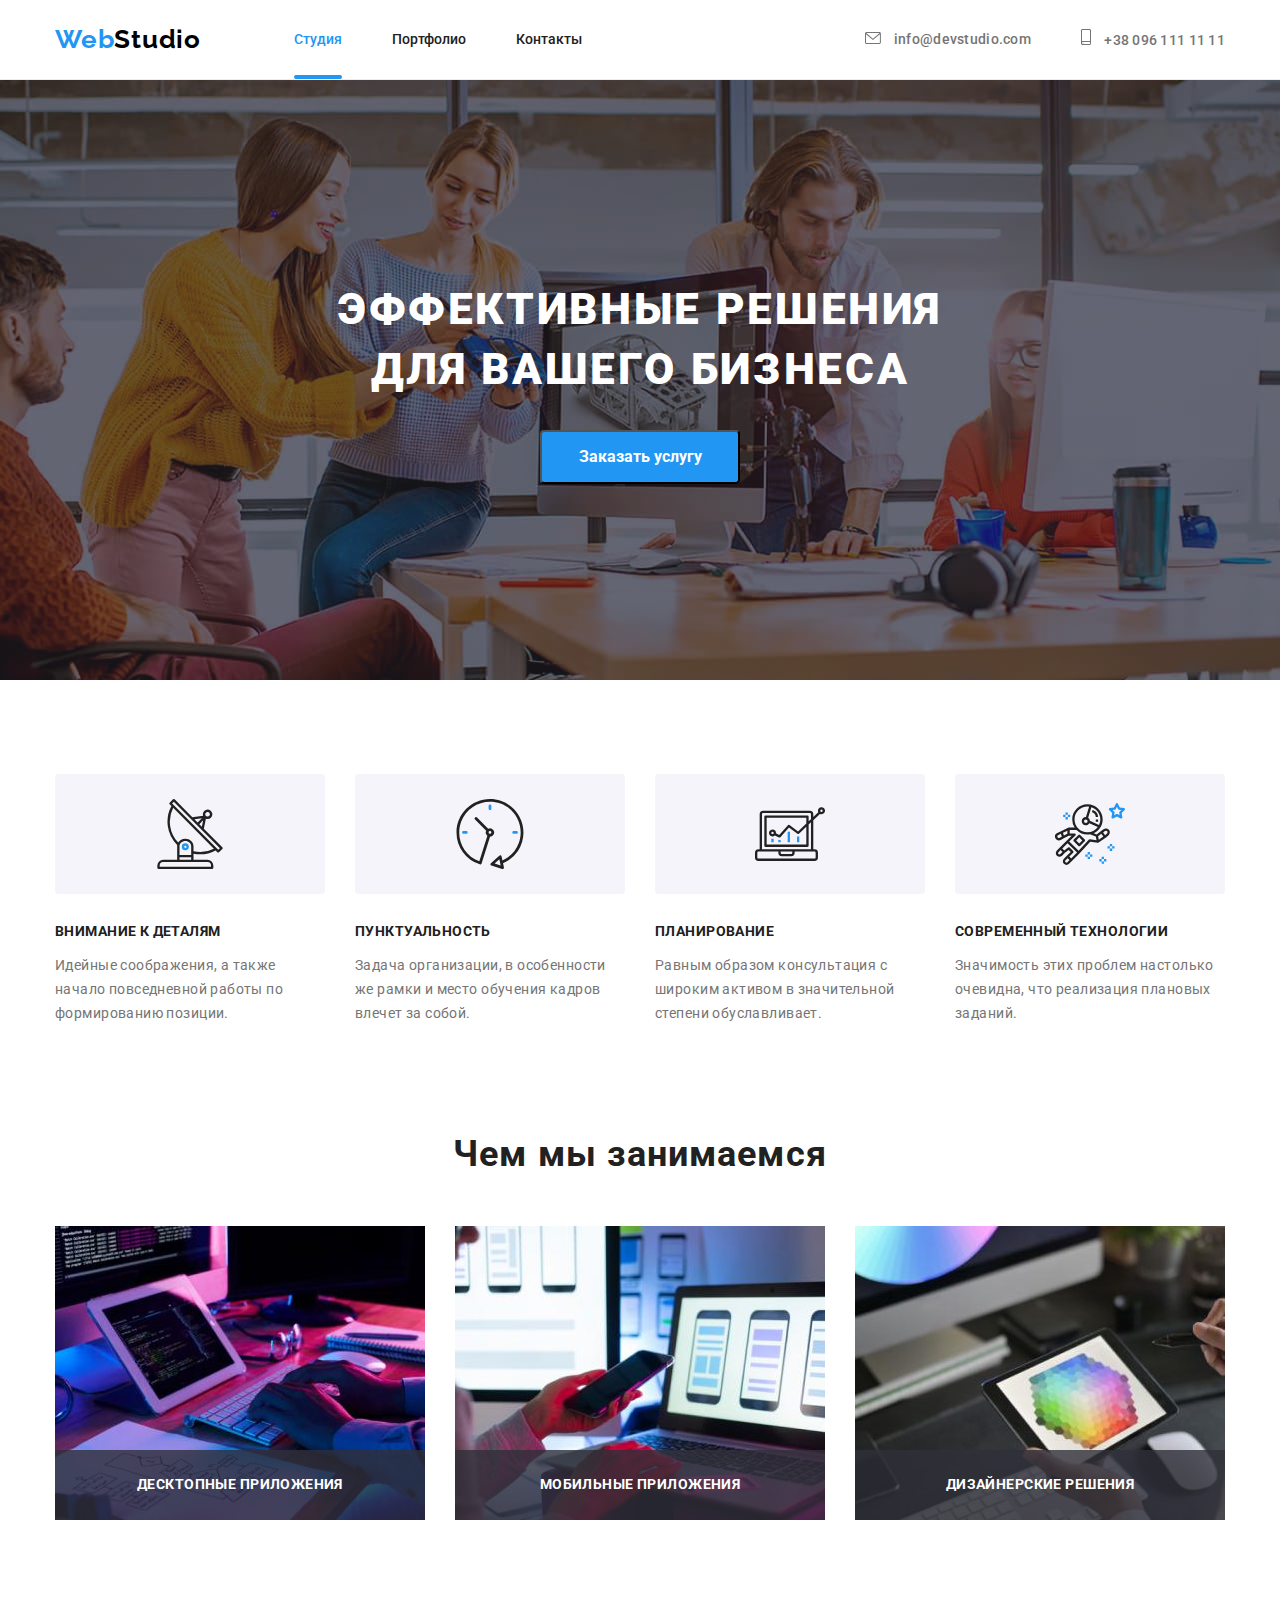
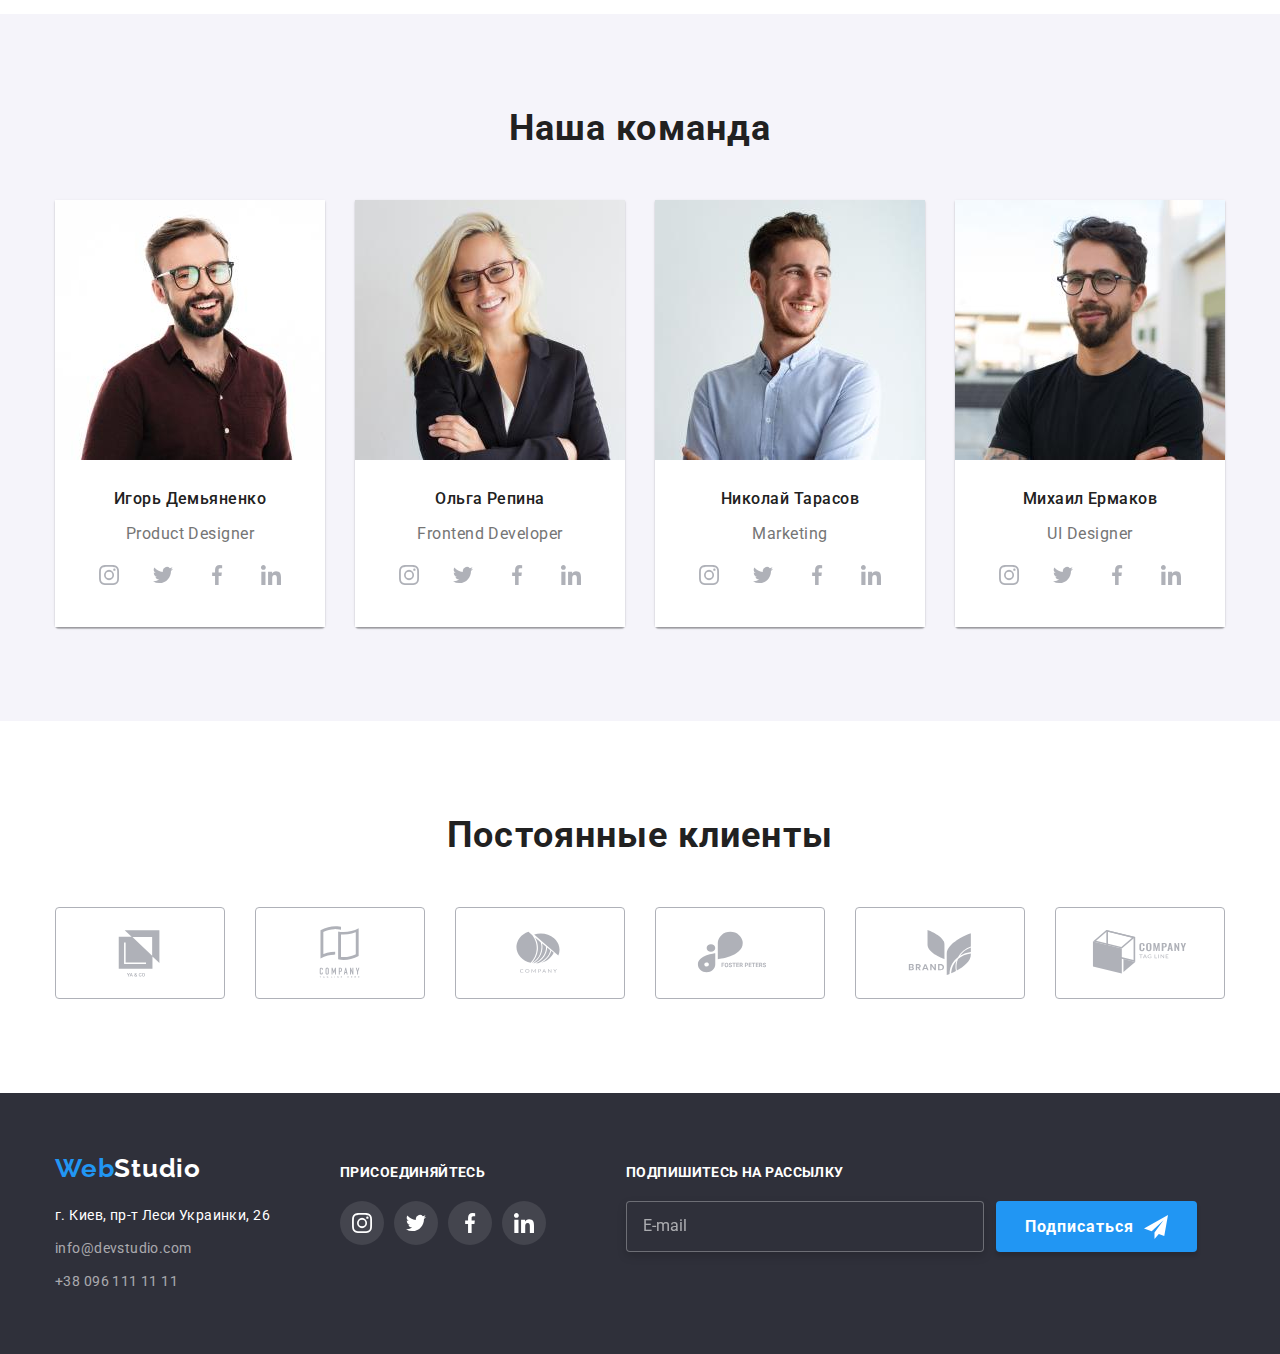
<file: index.html>
<!DOCTYPE html>
<html lang="ru">
  <head>
    <meta charset="UTF-8" />
    <meta http-equiv="X-UA-Compatible" content="IE=edge" />
    <meta name="viewport" content="width=device-width, initial-scale=1.0" />
    <title>Web Studio</title>
    <link
      href="https://fonts.googleapis.com/css2?family=Raleway:wght@700&family=Roboto:wght@400;500;700;900&display=swap"
      rel="stylesheet"
    />
    <link
      rel="stylesheet"
      href="https://cdnjs.cloudflare.com/ajax/libs/modern-normalize/1.0.0/modern-normalize.min.css"
    />
    <link rel="stylesheet" href="css/styles.css" />
  </head>

  <body>
    <header class="header">
      <!--Navbar-->
      <div class="container main-nav">
        <nav class="navbar">
          <a class="logo" href=".index.html"><span>Web</span>Studio</a>

          <ul class="menu-nav list">
            <li class="item">
              <a href="./index.html" class="link current">Студия</a>
            </li>
            <li class="item">
              <a href="./portfolio.html" class="link">Портфолио</a>
            </li>
            <li class="item">
              <a href="#" class="link">Контакты</a>
            </li>
          </ul>
        </nav>
        <ul class="auth-nav list">
          <li class="item">
            <a href="mailto:info@devstudio.com" class="link-contacts">
              <svg class="link-icon" width="16px" height="12px">
                <use href="./images/icons.svg#icon-envelope"></use>
              </svg>
                info@devstudio.com
            </a>
          </li>

          <li class="item">
            <a href="tel:+380961111111" class="link-contacts">
              <svg class="link-icon" width="10px" height="16px">
                <use href="./images/icons.svg#icon-smartphone"></use>
              </svg>
              +38 096 111 11 11
            </a>
          </li>
        </ul>
      </div>
    </header>

    <main>
      <!--Hero-->

      <section class="hero">
        <h1 class="hero-title">Эффективные решения для вашего бизнеса</h1>
        <button class="button" type="button" data-modal-open>Заказать услугу</button>
      </section>

      <!--Особенности-->
      <section class="section">
        <div class="container">
          <ul class="section-menu list">
            <li class="item">
              <div class="menu-icon">
                <svg class="icon" width="70px" height="70px">
                  <use href="./images/icons.svg#icon-antenna"></use>
                </svg>
              </div>
              <h3 class="section-title">Внимание к деталям</h3>
              <p class="section-text">
                Идейные соображения, а также начало повседневной работы по формированию позиции.
              </p>
            </li>

            <li class="item">
              <div class="menu-icon">
                <svg class="icon" width="70px" height="70px">
                  <use href="./images/icons.svg#icon-clock"></use>
                </svg>
              </div>
              <h3 class="section-title">Пунктуальность</h3>
              <p class="section-text">
                Задача организации, в особенности же рамки и место обучения кадров влечет за собой.
              </p>
            </li>

            <li class="item">
              <div class="menu-icon">
                <svg class="icon" width="70px" height="70px">
                  <use href="./images/icons.svg#icon-diagram"></use>
                </svg>
              </div>
              <h3 class="section-title">Планирование</h3>
              <p class="section-text">
                Равным образом консультация с широким активом в значительной степени обуславливает.
              </p>
            </li>

            <li class="item">
              <div class="menu-icon">
                <svg class="icon" width="70px" height="70px">
                  <use href="./images/icons.svg#icon-astronaut"></use>
                </svg>
              </div>
              <h3 class="section-title">Современный технологии</h3>
              <p class="section-text">Значимость этих проблем настолько очевидна, что реализация плановых заданий.</p>
            </li>
          </ul>
        </div>
      </section>

      <!--Чем мы занимаемся-->
      <section class="section-work">
        <div class="container">
          <h2 class="container-title">Чем мы занимаемся</h2>
          <ul class="work-list">
            <li class="item">
              <img src="images/work1.jpg" alt="work1" width="370" />
              <div class="work-overlay">
                <p class="work-title">Десктопные приложения</p>
              </div>
            </li>
            <li class="item">
              <img src="images/work2.jpg" alt="work2" width="370" />
              <div class="work-overlay">
                <p class="work-title">Мобильные приложения</p>
              </div>
            </li>

            <li class="item">
              <img src="images/work3.jpg" alt="work3" width="370" />
              <div class="work-overlay">
                <p class="work-title">Дизайнерские решения</p>
              </div>
            </li>
          </ul>
        </div>
      </section>

      <!--Наша команда-->
      <section class="gallery-list">
        <div class="container">
          <h2 class="container-title gallery">Наша команда</h2>

          <ul class="card-list list">
            <li class="item">
              <article class="card">
                <div class="card-thumb">
                  <img src="images/team1-desk.jpg" alt="Игорь Демьяненко" width="270" />
                </div>
                <div class="card-gallery">
                  <h3 class="card-title">Игорь Демьяненко</h3>
                  <p class="card-text">Product Designer</p>

                  <ul class="social-links list">
                    <li class="social-link">
                      <a href="" class="social-icon">
                        <svg width="44px" height="44px">
                          <use href="./images/icons.svg#icon-instagram"></use>
                        </svg>
                      </a>
                    </li>
                    <li class="social-link">
                      <a href="" class="social-icon">
                        <svg width="44px" height="44px">
                          <use href="./images/icons.svg#icon-twitter"></use>
                        </svg>
                      </a>
                    </li>
                    <li class="social-link">
                      <a href="" class="social-icon">
                        <svg width="44px" height="44px">
                          <use href="./images/icons.svg#icon-facebook"></use>
                        </svg>
                      </a>
                    </li>
                    <li class="social-link">
                      <a href="" class="social-icon">
                        <svg width="44px" height="44px">
                          <use href="./images/icons.svg#icon-linkedin"></use>
                        </svg>
                      </a>
                    </li>
                  </ul>
                </div>
              </article>
            </li>

            <li class="item">
              <article class="card">
                <div class="card-thumb">
                  <img src="images/team2-desk.jpg" alt="Ольга Репина" width="270" />
                </div>
                <div class="card-gallery">
                  <h3 class="card-title">Ольга Репина</h3>
                  <p class="card-text">Frontend Developer</p>

                  <ul class="social-links">
                    <li class="social-link list">
                      <a href="" class="social-icon">
                        <svg class="icon" width="44px" height="44px">
                          <use href="./images/icons.svg#icon-instagram"></use>
                        </svg>
                      </a>
                    </li>
                    <li class="social-link list">
                      <a href="" class="social-icon">
                        <svg class="icon" width="44px" height="44px">
                          <use href="./images/icons.svg#icon-twitter"></use>
                        </svg>
                      </a>
                    </li>
                    <li class="social-link list">
                      <a href="" class="social-icon">
                        <svg class="icon" width="44px" height="44px">
                          <use href="./images/icons.svg#icon-facebook"></use>
                        </svg>
                      </a>
                    </li>
                    <li class="social-link list">
                      <a href="" class="social-icon">
                        <svg class="icon" width="44px" height="44px">
                          <use href="./images/icons.svg#icon-linkedin"></use>
                        </svg>
                      </a>
                    </li>
                  </ul>
                </div>
              </article>
            </li>

            <li class="item">
              <article class="card">
                <div class="card-thumb">
                  <img src="images/team3-desk.jpg" alt="Николай Тарасов" width="270" />
                </div>
                <div class="card-gallery">
                  <h3 class="card-title">Николай Тарасов</h3>
                  <p class="card-text">Marketing</p>

                  <ul class="social-links">
                    <li class="social-link list">
                      <a href="" class="social-icon">
                        <svg class="icon" width="44px" height="44px">
                          <use href="./images/icons.svg#icon-instagram"></use>
                        </svg>
                      </a>
                    </li>
                    <li class="social-link list">
                      <a href="" class="social-icon">
                        <svg class="icon" width="44px" height="44px">
                          <use href="./images/icons.svg#icon-twitter"></use>
                        </svg>
                      </a>
                    </li>
                    <li class="social-link list">
                      <a href="" class="social-icon">
                        <svg class="icon" width="44px" height="44px">
                          <use href="./images/icons.svg#icon-facebook"></use>
                        </svg>
                      </a>
                    </li>
                    <li class="social-link list">
                      <a href="" class="social-icon">
                        <svg class="icon" width="44px" height="44px">
                          <use href="./images/icons.svg#icon-linkedin"></use>
                        </svg>
                      </a>
                    </li>
                  </ul>
                </div>
              </article>
            </li>

            <li class="item">
              <article class="card">
                <div class="card-thumb">
                  <img src="images/team4-desk.jpg" alt="Михаил Ермаков" width="270" />
                </div>
                <div class="card-gallery">
                  <h3 class="card-title">Михаил Ермаков</h3>
                  <p class="card-text">UI Designer</p>

                  <ul class="social-links">
                    <li class="social-link list">
                      <a href="" class="social-icon">
                        <svg class="icon" width="44px" height="44px">
                          <use href="./images/icons.svg#icon-instagram"></use>
                        </svg>
                      </a>
                    </li>
                    <li class="social-link list">
                      <a href="" class="social-icon">
                        <svg class="icon" width="44px" height="44px">
                          <use href="./images/icons.svg#icon-twitter"></use>
                        </svg>
                      </a>
                    </li>
                    <li class="social-link list">
                      <a href="" class="social-icon">
                        <svg class="icon" width="44px" height="44px">
                          <use href="./images/icons.svg#icon-facebook"></use>
                        </svg>
                      </a>
                    </li>
                    <li class="social-link list">
                      <a href="" class="social-icon">
                        <svg class="icon" width="44px" height="44px">
                          <use href="./images/icons.svg#icon-linkedin"></use>
                        </svg>
                      </a>
                    </li>
                  </ul>
                </div>
              </article>
            </li>
          </ul>
        </div>
      </section>

      <!--Постоянные клиенты-->
      <section class="clients-section">
        <div class="container">
          <h2 class="container-title">Постоянные клиенты</h2>

          <ul class="clients-list">
            <li class="clients-item">
              <a href="" class="clients-icon">
                <svg width="106px" height="60px">
                  <use href="./images/icons.svg#icon-Logo1"></use>
                </svg>
              </a>
            </li>

            <li class="clients-item">
              <a href="" class="clients-icon">
                <svg width="106px" height="60px">
                  <use href="./images/icons.svg#icon-Logo2"></use>
                </svg>
              </a>
            </li>

            <li class="clients-item">
              <a href="" class="clients-icon">
                <svg width="106px" height="60px">
                  <use href="./images/icons.svg#icon-Logo3"></use>
                </svg>
              </a>
            </li>

            <li class="clients-item">
              <a href="" class="clients-icon">
                <svg width="106px" height="60px">
                  <use href="./images/icons.svg#icon-Logo4"></use>
                </svg>
              </a>
            </li>

            <li class="clients-item">
              <a href="" class="clients-icon">
                <svg width="106px" height="60px">
                  <use href="./images/icons.svg#icon-Logo5"></use>
                </svg>
              </a>
            </li>

            <li class="clients-item">
              <a href="" class="clients-icon">
                <svg width="106px" height="60px">
                  <use href="./images/icons.svg#icon-Logo6"></use>
                </svg>
              </a>
            </li>
          </ul>
        </div>
      </section>
    </main>

    <!--Футер-->
    <footer class="footer-hero">
      <div class="container">
        <div class="col">
          <a href="./index.html" class="logo-footer"><span>Web</span>Studio</a>
          <address>г. Киев, пр-т Леси Украинки, 26</address>
          <ul class="auth-footer list">
            <li class="item">
              <a href="mailto:info@devstudio.com" class="auth-link">info@devstudio.com</a>
            </li>
            <li class="item">
              <a href="tel:+380961111111" class="auth-link">+38 096 111 11 11</a>
            </li>
          </ul>
        </div>

        <div class="col">
          <h2 class="footer-title">Присоединяйтесь</h2>

          <ul class="footer-list">
            <li class="footer-item">
              <a href="" class="footer-icon">
                <svg width="44px" height="44px">
                  <use href="./images/icons.svg#icon-instagram"></use>
                </svg>
              </a>
            </li>
            <li class="footer-item">
              <a href="" class="footer-icon">
                <svg width="44px" height="44px">
                  <use href="./images/icons.svg#icon-twitter"></use>
                </svg>
              </a>
            </li>
            <li class="footer-item">
              <a href="" class="footer-icon">
                <svg width="44px" height="44px">
                  <use href="./images/icons.svg#icon-facebook"></use>
                </svg>
              </a>
            </li>
            <li class="footer-item">
              <a href="" class="footer-icon">
                <svg width="44px" height="44px">
                  <use href="./images/icons.svg#icon-linkedin"></use>
                </svg>
              </a>
            </li>
          </ul>
        </div>
        <div class="">
          <h2 class="footer-title">Подпишитесь на рассылку</h2>

          <form class="footer-form">
            <label class="footer-form-label">
              <input class="footer-input" type="email" name="email" placeholder="E-mail" />
            </label>

            <button class="footer-button" type="submit">
              <span class="footer-button-name">Подписаться</span>
              <svg class="footer-icon-send" width="24" height="24">
                <use href="./images/icons.svg#icon-send"></use>
              </svg>
            </button>
          </form>
        </div>
      </div>
    </footer>

    <!--Modal-->

    <div class="backdrop is-hidden" data-modal>
      <div class="modal">
        <button class="button-close" data-modal-close>
          <svg class="icon-close" width="11px" height="11px">
            <use href="./images/icons.svg#close"></use>
          </svg>
        </button>
        <h2 class="modal-title">Оставьте свои данные, мы вам перезвоним</h2>

        <form>
          <label class="form-field">
            <span class="form-label">Имя</span>
            <div class="form-field-contact">
              <input class="form-input" type="text" name="name" />
              <svg width="18" height="18" class="form-icon">
                <use href="./images/icons.svg#icon-name"></use>
              </svg>
            </div>
          </label>

          <label class="form-field">
            <span class="form-label">Телефон</span>
            <div class="form-field-contact">
              <input class="form-input" type="tel" name="tel" />
              <svg width="18" height="18" class="form-icon">
                <use href="./images/icons.svg#icon-tel"></use>
              </svg>
            </div>
          </label>

          <label class="form-field">
            <span class="form-label">Почта</span>
            <div class="form-field-contact">
              <input class="form-input" type="email" name="email" />
              <svg width="18" height="18" class="form-icon">
                <use href="./images/icons.svg#icon-mail"></use>
              </svg>
            </div>
          </label>

          <label class="form-field">
            <span class="form-label">Комментарий</span>
            <textarea class="form-input" name="comment" id="comment" placeholder="Введите текст" rows="6"></textarea>
          </label>

          <label class="check-option">
            <input class="check-input" type="checkbox" />
            <span class="check-box"></span>
            <span class="check-text"
              >Соглашаюсь с рассылкой и принимаю <a href="#" class="check_text option">Условия договора</a>
            </span>
          </label>

          <button class="modal-button" type="submit">Отправить</button>
        </form>
      </div>
    </div>
    <script src="./js/modal.js"></script>
  </body>
</html>
</file>
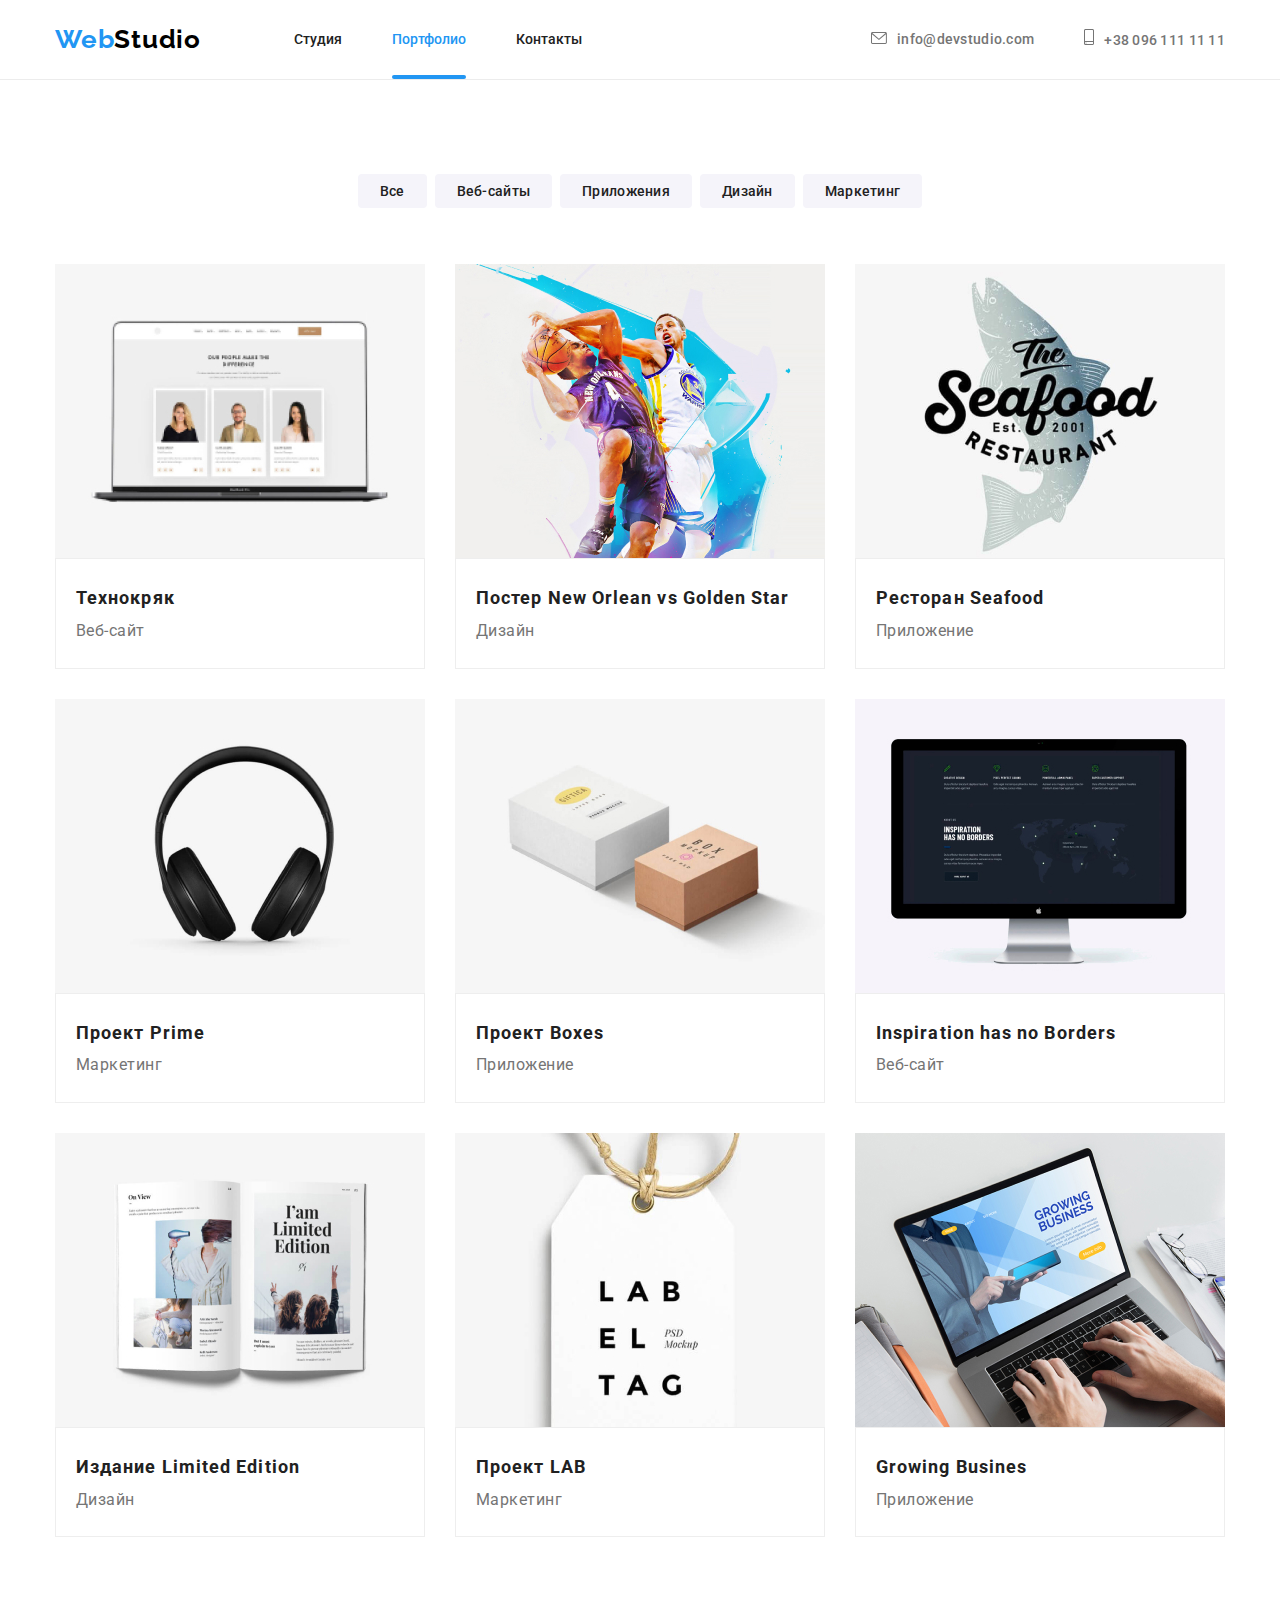
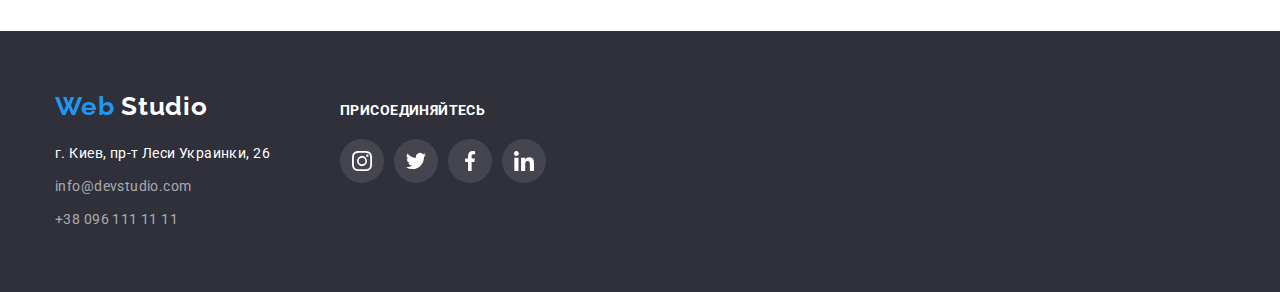
<file: portfolio.html>
<!DOCTYPE html>
<html lang="ru">
  <head>
    <meta charset="UTF-8" />
    <meta http-equiv="X-UA-Compatible" content="IE=edge" />
    <meta name="viewport" content="width=device-width, initial-scale=1.0" />
    <title>Portfolio</title>
    <link
      href="https://fonts.googleapis.com/css2?family=Raleway:wght@700&family=Roboto:wght@400;500;700;900&display=swap"
      rel="stylesheet"
    />
    <link
      rel="stylesheet"
      href="https://cdnjs.cloudflare.com/ajax/libs/modern-normalize/1.0.0/modern-normalize.min.css"
    />
    <link rel="stylesheet" href="css/styles.css" />
  </head>

  <body>
    <!--Navbar-->
    <header class="header">
      <div class="container">
        <nav class="navbar">
          <a class="logo" href=".index.html"><span>Web</span>Studio</a>

          <ul class="menu-nav list">
            <li class="item">
              <a href="./index.html" class="link">Студия</a>
            </li>
            <li class="item">
              <a href="./portfolio.html" class="link current">Портфолио</a>
            </li>
            <li class="item">
              <a href="#" class="link">Контакты</a>
            </li>
          </ul>

          <ul class="auth-nav list">
            <li class="item">
              <a href="mailto:info@devstudio.com" class="link-contacts">
                <svg class="link-icon" width="16px" height="12px">
                <use href="./images/icons.svg#icon-envelope"></use>
              </svg>info@devstudio.com</a>
            </li>

            <li class="item">  
              <a href="tel:+380961111111" class="link-contacts">
                <svg  class="link-icon" width="10px" height="16px">
                <use href="./images/icons.svg#icon-smartphone"></use>
              </svg>+38 096 111 11 11</a></li>
          </ul>
        </nav>
      </div>
    </header>

    <main>
      <!--Portfolio-->
      <section class="portfolio">
        <div class="container">
          
          <!--Filters portfolio-->
          <ul class="portfolio-nav list">
            <li class="item">
              <button class="port-button" type="button">Все</button>
            </li>
            <li class="item">
              <button class="port-button" type="button">Веб-сайты</button>
            </li>
            <li class="item">
              <button class="port-button" type="button">Приложения</button>
            </li>
            <li class="item">
              <button class="port-button" type="button">Дизайн</button>
            </li>
            <li class="item">
              <button class="port-button" type="button">Маркетинг</button>
            </li>
          </ul>
        
          <!--Project portfolio-->

        
          <ul class="card-set">
            <li class="item">
              <a href="#" class="card">
                <div class="card-thumb">
                  <img src="images/tehno.jpg" alt="Ноут" width="370" />
                    <div class="card-overlay">
                      <div class="card-action">
                        <p>
                          Технокряк это современная площадка распространения коронавируса.
                          Компании используют эту платформу для цифрового шпионажа и 
                          атак на защищённые сервера конкурентов.
                        </p>
                      </div>
                    </div>
                </div>
                <div class="card-content">
                  <h3 class="portfolio-title">Технокряк</h3>
                  <p class="portfolio-text">Веб-сайт</p>
                </div>
              </a>
            </li>

            <li class="item">
              <a href="#" class="card">
                <div class="card-thumb">
                  <img src="images/poster.jpg" alt="Постер" width="370" />
                  <div class="card-overlay">
                    <div class="card-action">
                      <p>
                        Технокряк это современная площадка распространения коронавируса.
                        Компании используют эту платформу для цифрового шпионажа и 
                        атак на защищённые сервера конкурентов.
                      </p>
                    </div>
                  </div>
                </div>
                <div class="card-content">
                  <h3 class="portfolio-title">Постер New Orlean vs Golden Star</h3>
                  <p class="portfolio-text">Дизайн</p>
                </div>
              </a>
            </li>

            <li class="item">
              <a href="#" class="card">
                <div class="card-thumb">
                  <img src="images/restoran.jpg" alt="Ресторан" width="370" />
                  <div class="card-overlay">
                    <div class="card-action">
                      <p>
                        Технокряк это современная площадка распространения коронавируса.
                        Компании используют эту платформу для цифрового шпионажа и 
                        атак на защищённые сервера конкурентов.
                      </p>
                    </div>
                  </div>
                </div>
                <div class="card-content">
                  <h3 class="portfolio-title">Ресторан Seafood</h3>
                  <p class="portfolio-text">Приложение</p>
                </div>
              </a>
            </li>

            <li class="item">
              <a href="#" class="card">
                <div class="card-thumb">
                  <img src="images/prime.jpg" alt="Наушники" width="370" />
                  <div class="card-overlay">
                    <div class="card-action">
                      <p>
                        Технокряк это современная площадка распространения коронавируса.
                        Компании используют эту платформу для цифрового шпионажа и 
                        атак на защищённые сервера конкурентов.
                      </p>
                    </div>
                  </div>
                </div>
                <div class="card-content">
                  <h3 class="portfolio-title">Проект Prime</h3>
                  <p class="portfolio-text">Маркетинг</p>
                </div>
              </a>
            </li>

            <li class="item">
              <a href="#" class="card">
                <div class="card-thumb">
                  <img src="images/box.jpg" alt="Коробки" width="370" />
                  <div class="card-overlay">
                    <div class="card-action">
                      <p>
                        Технокряк это современная площадка распространения коронавируса.
                        Компании используют эту платформу для цифрового шпионажа и 
                        атак на защищённые сервера конкурентов.
                      </p>
                    </div>
                  </div>
                </div>
                <div class="card-content">
                  <h3 class="portfolio-title">Проект Boxes</h3>
                  <p class="portfolio-text">Приложение</p>
                </div>
              </a>
            </li>

            <li class="item">
              <a href="#" class="card">
                <div class="card-thumb">
                  <img src="images/border.jpg" alt="Компьютер" width="370" />
                  <div class="card-overlay">
                    <div class="card-action">
                      <p>
                        Технокряк это современная площадка распространения коронавируса.
                        Компании используют эту платформу для цифрового шпионажа и 
                        атак на защищённые сервера конкурентов.
                      </p>
                    </div>
                  </div>
                </div>
                <div class="card-content">
                  <h3 class="portfolio-title">Inspiration has no Borders</h3>
                  <p class="portfolio-text">Веб-сайт</p>
                </div>
              </a>
            </li>

            <li class="item">
              <a href="#" class="card">
                <div class="card-thumb">
                  <img src="images/edit.jpg" alt="Издание" width="370" />
                  <div class="card-overlay">
                    <div class="card-action">
                      <p>
                        Технокряк это современная площадка распространения коронавируса.
                        Компании используют эту платформу для цифрового шпионажа и 
                        атак на защищённые сервера конкурентов.
                      </p>
                    </div>
                  </div>
                </div>
                <div class="card-content">
                  <h3 class="portfolio-title">Издание Limited Edition</h3>
                  <p class="portfolio-text">Дизайн</p>
                </div>
              </a>
            </li>

            <li class="item">
              <a href="#" class="card">
                <div class="card-thumb">
                  <img src="images/lab.jpg" alt="Проект" width="370" />
                  <div class="card-overlay">
                    <div class="card-action">
                      <p>
                        Технокряк это современная площадка распространения коронавируса.
                        Компании используют эту платформу для цифрового шпионажа и 
                        атак на защищённые сервера конкурентов.
                      </p>
                    </div>
                  </div>
                </div>
                <div class="card-content">
                  <h3 class="portfolio-title">Проект LAB</h3>
                  <p class="portfolio-text">Маркетинг</p>
                </div>
              </a>
            </li>

            <li class="item">
              <a href="#" class="card">
                <div class="card-thumb">
                  <img src="images/business.jpg" alt="Бизнес" width="370" />
                  <div class="card-overlay">
                    <div class="card-action">
                      <p>
                        Технокряк это современная площадка распространения коронавируса.
                        Компании используют эту платформу для цифрового шпионажа и 
                        атак на защищённые сервера конкурентов.
                      </p>
                    </div>
                  </div>
                </div>
                <div class="card-content">
                  <h3 class="portfolio-title">Growing Busines</h3>
                  <p class="portfolio-text">Приложение</p>
                </div>
              </a>
            </li>
          </ul>
        </div>
      </section>
    </main>

    <!--Footer-->
    <footer class="footer-hero">
      <div class="container">
        <div class="col">
          <a href="./index.html" class="logo-footer"><span>Web</span> Studio</a>
          <address>г. Киев, пр-т Леси Украинки, 26</address>
          
          <ul class="auth-footer list">
            <li class="item">
              <a href="mailto:info@devstudio.com" class="auth-link">info@devstudio.com</a></li>
            <li class="item">
              <a href="tel:+380961111111" class="auth-link">+38 096 111 11 11</a></li>
          </ul>
        </div>
        <div class="col">
          <h2 class="footer-title">Присоединяйтесь</h2>

          <ul class="footer-list">
            <li class="footer-item">
              <a href="" class="footer-icon">
                <svg width="44px" height="44px">
                  <use href="./images/icons.svg#icon-instagram"></use>
                </svg>
              </a>
            </li>
            <li class="footer-item">
              <a href="" class="footer-icon">
                <svg width="44px" height="44px">
                  <use href="./images/icons.svg#icon-twitter"></use>
                </svg>
              </a>
            </li>
            <li class="footer-item">
              <a href="" class="footer-icon">
                <svg width="44px" height="44px">
                  <use href="./images/icons.svg#icon-facebook"></use>
                </svg>
              </a>
            </li>
            <li class="footer-item">
              <a href="" class="footer-icon">
                <svg width="44px" height="44px">
                  <use xlink:href="./images/icons.svg#icon-linkedin"></use>
                </svg>
              </a>
            </li>
          </ul>
        </div>
      </div>
    </footer>
  </body>
</html>
</file>
<file: css/styles.css>
:root {
  --text-primary: #212121;
  --text-secondary: #757575;

  --color-black: #000;
  --color-white: #ffffff;
  --color-accent: #2196f3;
  --color-icon: #afb1b8;

  --color-dark-bg: #2f303a;
  --color-light-bg: #f5f4fa;

  --card-gap: 30px;

  --card-shadow: 0px 2px 1px 0px rgba(0, 0, 0, 0.2), 0px 1px 1px 0px rgba(0, 0, 0, 0.14),
    0px 1px 3px 0px rgba(0, 0, 0, 0.12);
}
body {
  font-family: "Roboto", sans-serif;
  color: var(--text-secondary);
  background-color: var(--color-white);
}
section {
  padding-bottom: 94px;
}

.container {
  width: 1200px;
  padding-left: 15px;
  padding-right: 15px;

  margin-left: auto;
  margin-right: auto;
}

element.style {
  text-align: center;
}

*,
*::before,
*::after {
  box-sizing: border-box;
}

a {
  text-decoration: none;
}

a:focus {
  outline: none;
}

p {
  display: block;
}
label {
  cursor: default;
}
img {
  display: block;
  max-width: 100%;
  height: auto;
}

ul {
  list-style: none;
  padding: 0;
  margin: 0;
}

.list {
  list-style: none;
  display: inline-block;
}
/*Header*/

.header {
  border-bottom: 1px solid #ececec;
  padding-top: 24px;
  padding-bottom: 24px;
}

/*Logo*/
.logo,
.logo-footer {
  font-family: "Raleway";
  font-weight: 700;
  font-size: 26px;
  line-height: 1.19;
  letter-spacing: 0.03em;
}

.logo {
  color: var(--color-black);
  margin-right: 93px;
}

.logo-footer {
  color: var(--color-white);
}

.logo > span,
.logo-footer > span {
  color: var(--color-accent);
}

/* Navbar*/
.navbar {
  display: flex;
  align-items: center;
}

/*Main nav*/
.main-nav {
  display: flex;
  align-items: center;
}

/*Menu*/
.menu-nav {
  display: flex;
  align-items: center;
  color: var(--text-primary);
}
.menu-nav .item {
  display: block;
}

.menu-nav .link {
  font-size: 14px;
  font-weight: 500;
  line-height: 1.17;
  color: inherit;

  transition: color 250ms cubic-bezier(0.4, 0, 0.2, 1), fill 250ms cubic-bezier(0.4, 0, 0.2, 1),
    stroke 250ms cubic-bezier(0.4, 0, 0.2, 1);
}

.menu-nav .item + .item {
  margin-left: 50px;
}

.menu-nav .link.current {
  position: relative;

  color: var(--color-accent);
}

.menu-nav .link:hover,
.menu-nav .link:focus {
  stroke: var(--color-accent);
  color: var(--color-accent);
  fill: var(--color-accent);
}
.menu-nav .link.current::after {
  content: "";
  position: absolute;
  bottom: -32px;

  display: block;
  width: 100%;
  height: 4px;
  background-color: var(--color-accent);
  border-radius: 2px;

  opacity: 1;
}

/* Auth*/

.auth-nav {
  display: flex;
  align-items: center;
  margin-left: auto;
  cursor: pointer;
}

.auth-nav .item + .item {
  margin-left: 50px;
}

.link-contacts {
  color: inherit;
  font-size: 14px;
  font-weight: 500;
  line-height: 1.17;
  letter-spacing: 0.02em;

  transition: color 250ms cubic-bezier(0.4, 0, 0.2, 1);
}
.link-contacts > .link-icon {
  margin-right: 10px;
  fill: currentColor;
}

.link-contacts:hover,
.link-contacts:focus {
  color: var(--color-accent);
}

.auth-link {
  font-size: 14px;
  line-height: 1.71;
  letter-spacing: 0.03em;
  color: #ffffff99;
}
.auth-footer {
  display: block;
}

.auth-footer > .item {
  margin-bottom: 9px;
}
.auth-footer > .item:last-child {
  margin-bottom: 0;
}

/*Hero*/
.hero {
  max-width: 1600px;
  height: 600px;
  margin-left: auto;
  margin-right: auto;
  padding: 200px 0;

  background-color: var(--color-dark-bg);
  background-image: linear-gradient(rgba(47, 48, 58, 0.4), rgba(47, 48, 58, 0.4)), url("../images/fon.jpg");
  background-repeat: no-repeat;
  background-position: center;
  background-size: cover;

  text-align: center;
}

.hero-title {
  width: 696px;
  color: var(--color-white);
  font-size: 44px;
  font-weight: 900;
  line-height: 1.36;
  letter-spacing: 0.06em;

  text-transform: uppercase;
  margin-left: auto;
  margin-right: auto;

  margin-top: 0;
  margin-bottom: var(--card-gap);
}

/*Button*/
.button {
  background-color: var(--color-accent);
  color: var(--color-white);
  text-decoration: none;
  font-size: 16px;
  font-weight: 700;
  line-height: 1.87;

  text-align: center;

  margin-top: 0;
  padding: 10px 32px;
  border-radius: 4px;
  min-width: 200px;
  box-shadow: 0px 4px 4px 0px, rgba(0, 0, 0, 0.15);
}

.port-button {
  background-color: var(--color-light-bg);
  color: var(--text-primary);
  font-size: 14px;
  font-weight: 500;
  line-height: 1.6;
  letter-spacing: 0.02em;
  text-align: center;
  align-content: center;

  padding: 6px 22px;
  border-radius: 4px;
  border: none;
}

.button,
.port-button {
  cursor: pointer;
  font-family: inherit;
}

/*Section*/

.section-title {
  width: 700;
  font-size: 14px;
  line-height: 1.14;
  letter-spacing: 0.03em;
  color: var(--text-primary);
  text-transform: uppercase;
  margin-top: 30px;
}

.section-text {
  font-size: 14px;
  line-height: 1.71;
  letter-spacing: 0.03em;
  text-align: left;
  color: var(--color-gray);
}
.section-menu {
  display: flex;
  margin-top: 94px;
}

.section-menu > .item {
  margin-right: var(--card-gap);
  width: 270px;
}

.section-menu > .item:last-child {
  margin-right: 0;
}

/*Icon*/
.menu-icon {
  flex-direction: column;
  display: flex;
  align-items: center;
  justify-content: center;
  justify-items: center;
  height: 120px;
  background-color: #f5f4fa;
  border-radius: 4px;
  margin-bottom: 30px;
}

.nav-icon {
  width: 10px;
  height: 16px;
  fill: rgba(117, 117, 117, 1);
}

/*Gallery*/
.gallery-list {
  background: var(--color-light-bg);
  padding-top: 94px;
}

/*Container*/

.container-title {
  font-weight: 700;
  font-style: normal;
  font-size: 36px;
  line-height: 1.166;
  letter-spacing: 0.03em;
  text-align: center;
  color: var(--text-primary);

  margin-top: 0;
  margin-bottom: 50px;
}

/* Client*/

.clients-section {
  margin-top: 94px;
  margin-bottom: 0;
}
.clients-list {
  align-items: center;
  display: flex;
}

.clients-icon {
  flex-direction: column;
  display: flex;
  align-items: center;
  justify-content: center;
  justify-items: center;

  width: 170px;
  height: 92px;
  border: 1px solid var(--color-icon);
  border-radius: 4px;
  margin-right: 30px;
  cursor: pointer;

  transition: border 250ms cubic-bezier(0.4, 0, 0.2, 1);
}

.clients-item:nth-last-child(6) {
  margin-right: 0px;
}

.clients-icon:hover,
.clients-icon:focus {
  border: solid 1px var(--color-accent);
}

.clients-icon svg {
  fill: var(--color-icon);
  width: 106px;
  height: 60px;

  transition: fill 250ms cubic-bezier(0.4, 0, 0.2, 1);
}

.clients-icon:hover svg,
.clients-icon:focus svg {
  fill: var(--color-accent);
}

.social-link {
  width: 44px;
  height: 44px;
  margin: 0px;
  display: flex;
  justify-content: center;
}

/*Work*/
.work-list {
  padding: 0;
  margin: 0;
  list-style: none;

  display: flex;

  margin-right: calc(-1 * var(--card-gap));
}

.work-list > .item {
  margin-right: var(--card-gap);
  position: relative;
}

.work-list > .item:last-child {
  margin-right: 0;
}
.work-overlay {
  position: absolute;
  display: flex;
  align-items: center;
  justify-content: center;

  bottom: 0;
  width: 100%;
  height: 70px;
  background-color: rgba(47, 48, 58, 0.8);
}

.work-title {
  font-weight: bold;
  font-size: 14px;
  line-height: 1.14;
  text-align: center;
  letter-spacing: 0.03em;
  text-transform: uppercase;
  margin: 0;

  color: var(--color-white);
}

/*Card*/
.card-title {
  margin-bottom: 10px;
  margin-top: 0;

  font-weight: 500;
  font-size: 16px;
  line-height: 1.18;
  letter-spacing: 0.03em;
  color: var(--text-primary);
  text-align: center;
}

.card-text {
  font-size: 16px;
  line-height: 1.18;
  letter-spacing: 0.03em;
  color: var(--text-secondary);

  margin-bottom: 10px;
}

.card-set {
  list-style: none;
  display: flex;
  flex-wrap: wrap;
}

.card-set > .item {
  margin-right: var(--card-gap);
  margin-bottom: var(--card-gap);

  flex-basis: calc((100% - 60px) / 3);
}

.card-set > .item:nth-child(3n) {
  margin-right: 0;
}

.card-set > .item:nth-last-child(-n + 3) {
  margin-bottom: 0;
}

.card-set .card {
  position: relative;
  display: block;

  transition: box-shadow 250ms cubic-bezier(0.4, 0, 0.2, 1);
}
.card-set .card:hover,
.card-set .card:focus {
  box-shadow: 0px 1px 1px rgba(0, 0, 0, 0.12), 0px 4px 4px rgba(0, 0, 0, 0.06), 1px 4px 6px rgba(0, 0, 0, 0.16);
}
.card-action {
  display: block;
  width: 322px;
  height: 168px;

  font-family: Roboto;
  font-style: normal;
  font-weight: normal;
  font-size: 18px;
  line-height: 1.55;
  letter-spacing: 0.03em;
  color: var(--color-white);

  margin: 63px 24px;
}

.card-thumb {
  position: relative;
  overflow: hidden;
}

.card-overlay {
  position: absolute;
  top: 0;
  left: 0;
  width: 370px;
  height: 294px;
  background-color: rgba(33, 150, 243, 0.9);

  transform: translateY(100%);
  transition: transform 250ms cubic-bezier(0.4, 0, 0.2, 1);
}

.card:hover .card-overlay,
.card:focus .card-overlay {
  transform: translateY(0);
}

.card-list {
  padding: 0;
  margin: 0;
  list-style: none;
  display: flex;
  margin-right: calc(-1 * var(--card-gap));
}

.card-list > .item {
  box-shadow: 0px 1px 3px rgba(0, 0, 0, 0.12), 0px 1px 1px rgba(0, 0, 0, 0.14), 0px 2px 1px rgba(0, 0, 0, 0.2);
  border-radius: 0px 0px 4px 4px;

  flex-basis: calc (100% / 4 - var(--card-gap));
  margin-right: var(--card-gap);

  background: #ffffff;
}

.card-list > .item:last-child {
  margin-right: 0;
}

.card-content {
  padding: 24px 20px;
  border: 1px solid rgba(238, 238, 238, 1);
}

.card-gallery {
  padding-top: var(--card-gap);
  text-align: center;
  background-color: #fff;
  padding: 30px 32px;
}

/*Social*/
.social-links {
  fill: #afb1b8;
  display: flex;
  border-radius: 50%;
  background-color: rgba(255, 255, 255, 0.1);
  align-items: center;
  justify-content: space-between;
  padding: 0;
}
.social-icon {
  width: 44px;
  height: 44px;
  border-radius: 50%;
  fill: var(--color-icon);

  transition: background-color 250ms cubic-bezier(0.4, 0, 0.2, 1), fill 250ms cubic-bezier(0.4, 0, 0.2, 1);
}

.social-icon:focus,
.social-icon:hover {
  background-color: var(--color-accent);
  fill: var(--color-white);
}

/*Footer*/

.footer-hero {
  background: var(--color-dark-bg);
  padding: 60px 0;
}

.footer-hero .container {
  display: flex;
  align-items: baseline;
}

.footer-hero .col {
  margin-right: 70px;
}

.logo-footer {
  display: block;
  margin-bottom: 20px;
}

address {
  font-style: normal;
  font-size: 14px;
  line-height: 1.7;
  letter-spacing: 0.03em;
  text-align: left;
  color: var(--color-white);

  margin-bottom: 9px;
}

.footer-list {
  display: flex;
}

.footer-title {
  font-weight: bold;
  font-size: 14px;
  line-height: 1.14;
  letter-spacing: 0.03em;
  text-transform: uppercase;

  color: var(--color-white);
  margin-top: 0px;
  margin-bottom: 20px;
}

.footer-item {
  display: flex;
  align-items: center;
  justify-content: space-between;

  border-radius: 50%;
  background-color: rgba(255, 255, 255, 0.1);
}
.footer-item:nth-last-child(-n + 4) {
  margin-right: 10px;
}

.footer-icon {
  fill: var(--color-white);
  border-radius: 50%;
  height: 44px;
  width: 44px;

  transition: background-color 250ms cubic-bezier(0.4, 0, 0.2, 1);
}

.footer-icon:focus,
.footer-icon:hover {
  background-color: var(--color-accent);
}
.footer-form {
  display: flex;
}

.footer-input {
  width: 358px;
  background-color: var(--color-dark-bg);
  border: 1px solid rgba(255, 255, 255, 0.3);
  filter: drop-shadow(0px 4px 4px rgba(0, 0, 0, 0.15));
  border-radius: 4px;
  color: var(--color-white);
  padding: 15px 16px;
  margin: 0;
}
.footer-input::placeholder {
  color: rgba(255, 255, 255, 0.6);
}
.footer-button {
  display: flex;
  align-items: center;
  justify-content: space-around;

  background-color: var(--color-accent);
  min-width: 200px;

  margin-left: 12px;
  padding: 10px 29px;
  box-shadow: 0px 4px 4px rgba(0, 0, 0, 0.15);
  border-radius: 4px;
  border: none;
}
.footer-button-name {
  color: var(--color-white);
  text-decoration: none;
  font-size: 16px;
  font-weight: 700;
  line-height: 1.87;
  letter-spacing: 0.06em;
  text-align: center;
}
.footer-icon-send {
  display: inline-block;
  width: 24px;
  height: 24px;
  fill: var(--color-white);
  margin-left: 10px;
}

/*Portfolio*/

.portfolio-nav {
  display: flex;
  align-items: center;
  margin-bottom: 56px;
  justify-content: center;
}

.portfolio-nav .item + .item {
  margin-left: 8px;
}
.port-button {
  display: block;
  transition: background-color 250ms cubic-bezier(0.4, 0, 0.2, 1), color 250ms cubic-bezier(0.4, 0, 0.2, 1),
    box-shadow 250ms cubic-bezier(0.4, 0, 0.2, 1);
}
.port-button:hover,
.port-button:focus {
  background-color: var(--color-accent);
  color: var(--color-white);
  box-shadow: 0px 3px 1px rgba(0, 0, 0, 0.1), 0px 1px 2px rgba(0, 0, 0, 0.08), 0px 2px 2px rgba(0, 0, 0, 0.12);
}

.portfolio {
  padding: 94px 0;
}

.portfolio-title {
  font-size: 18px;
  font-weight: 700;
  line-height: 1.71;
  letter-spacing: 0.06em;
  text-align: left;
  color: var(--text-primary);

  margin-bottom: 4px;
  margin-top: 0;
}

.portfolio-text {
  font-size: 16px;
  line-height: 1.6;
  letter-spacing: 0.03em;
  text-align: left;
  color: var(--text-secondary);
  margin: 0;
}

/*Modal */

.backdrop {
  position: fixed;

  top: 0;
  left: 0;
  width: 100%;
  height: 100%;
  background-color: rgba(0, 0, 0, 0.2);
  opacity: 1;
  transition: opacity 1250ms cubic-bezier(0.4, 0, 0.2, 1), visibility 1250ms cubic-bezier(0.4, 0, 0.2, 1);
}
.backdrop.is-hidden {
  opacity: 0;
  pointer-events: none;
  visibility: hidden;
}

.backdrop.is-hidden .modal {
  transform: translate(-50%, -50%) scale(1.2);
}

.modal {
  position: absolute;
  top: 50%;
  left: 50%;

  width: 528px;
  background-color: var(--color-white);
  border-radius: 4px;
  box-shadow: 0px 1px 3px rgba(0, 0, 0, 0.12), 0px 1px 1px rgba(0, 0, 0, 0.14), 0px 2px 1px rgba(0, 0, 0, 0.2);
  padding: 40px 40px;

  transform: translate(-50%, -50%) scale(1);
  transition: transform 2250ms cubic-bezier(0.4, 0, 0.2, 1);
}

.button-close {
  position: absolute;
  display: flex;
  width: 30px;
  height: 30px;
  align-items: center;
  justify-content: center;
  padding: 0;
  margin: 0;

  background: transparent;

  border: 1px solid rgba(0, 0, 0, 0.1);
  border-radius: 50%;

  top: 8px;
  right: 8px;
  cursor: pointer;
}

.icon-close {
  fill: var(--color-black);
  transition: fill 250ms cubic-bezier(0.4, 0, 0.2, 1);
}

.button-close:focus > .icon-close,
.button-close:hover > .icon-close {
  fill: var(--color-accent);
}

.modal-title {
  font-size: 20px;
  line-height: 1.15;
  text-align: center;
  letter-spacing: 0.03em;
  margin-bottom: 12px;
  margin-top: 0;

  color: var(--text-primary);
}
/* Form*/

.form-field {
  display: block;
  margin-bottom: 10px;
}
.form-label {
  display: block;
  font-size: 12px;
  line-height: 1.166;
  letter-spacing: 0.01em;
  color: var(--text-secondary);
  margin-bottom: 4px;
}
.form-field-contact {
  position: relative;
  cursor: pointer;
}

.form-input {
  width: 100%;
  border: 1px solid rgba(33, 33, 33, 0.2);
  border-radius: 4px;
  margin: 0;
  padding: 10px;
  padding-left: 30px;
  cursor: pointer;
  transition: border-color 250ms cubic-bezier(0.4, 0, 0.2, 1);
}

.form-field:focus-within > .form-input,
.form-field-contact:focus-within > .form-input {
  outline: none;
  border-color: var(--color-accent);
}
.form-field textarea::placeholder {
  font-weight: normal;
  font-size: 14px;
  line-height: 1.14;
  letter-spacing: 0.01em;
  color: rgba(117, 117, 117, 0.5);
}

.form-field textarea {
  resize: none;
  width: 100%;
  border: 1px solid rgba(33, 33, 33, 0.2);
  border-radius: 4px;
  padding: 12px 16px;
  cursor: pointer;
}

.form-icon {
  position: absolute;
  top: 50%;
  left: 15px;
  color: var(--text-primary);

  transform: translateY(-50%);
  transition: fill 250ms cubic-bezier(0.4, 0, 0.2, 1);
}

.form-field-contact:focus-within > .form-icon {
  fill: var(--color-accent);
}

/* Check */
.check-option {
 display: block;
 text-align: center;
 margin-top: 20px;
}

.check-input {
  position: absolute;
  width: 1px;
  height: 1px;
  margin: -1px;
  border: 0;
  padding: 0;
  overflow: hidden;
  clip: rect(0 0 0 0);
}

.check-box {
  position: absolute;
  margin-top: 0.2em;
  width: 15px;
  height: 15px;
  border-radius: 0.05em;
  background-color: var(--color-white);
  box-shadow: 0 0 0 0.1em var(--text-primary);
  transition: background 250ms cubic-bezier(0.4, 0, 0.2, 1), box-shadow 250ms cubic-bezier(0.4, 0, 0.2, 1);
}

.check-input:checked + .check-box {
  background-color: var(--color-accent);
  background-image: url(../images/check.svg);
  background-size: contain;
  background-origin: border-box;
}

.check-input:focus + .check-box {
  box-shadow: 0 0 0 0.1em var(--color-accent);
}

.check-text {
  padding-left: 24px;
  font-weight: normal;
  font-size: 14px;
  line-height: 24px;
  letter-spacing: 0.03em;
  color: var(--text-secondary);
}
.check-text .option {
  color: var(--color-accent);
  text-decoration: underline;
}

.modal-button {
  display: block;
  min-width: 200px;
  background-color: var(--color-accent);
  color: var(--color-white);

  font-size: inherit;
  font-weight: 700;
  line-height: 1.87;
  letter-spacing: 0.06em;
  text-align: center;

  padding: 10px 55px;
  border-radius: 4px;
  border: none;
  box-shadow: 0px 4px 4px 0px rgba(0, 0, 0, 0.15);

  cursor: pointer;
  margin-top: 30px;
  margin-left: auto;
  margin-right: auto;
}
</file>
